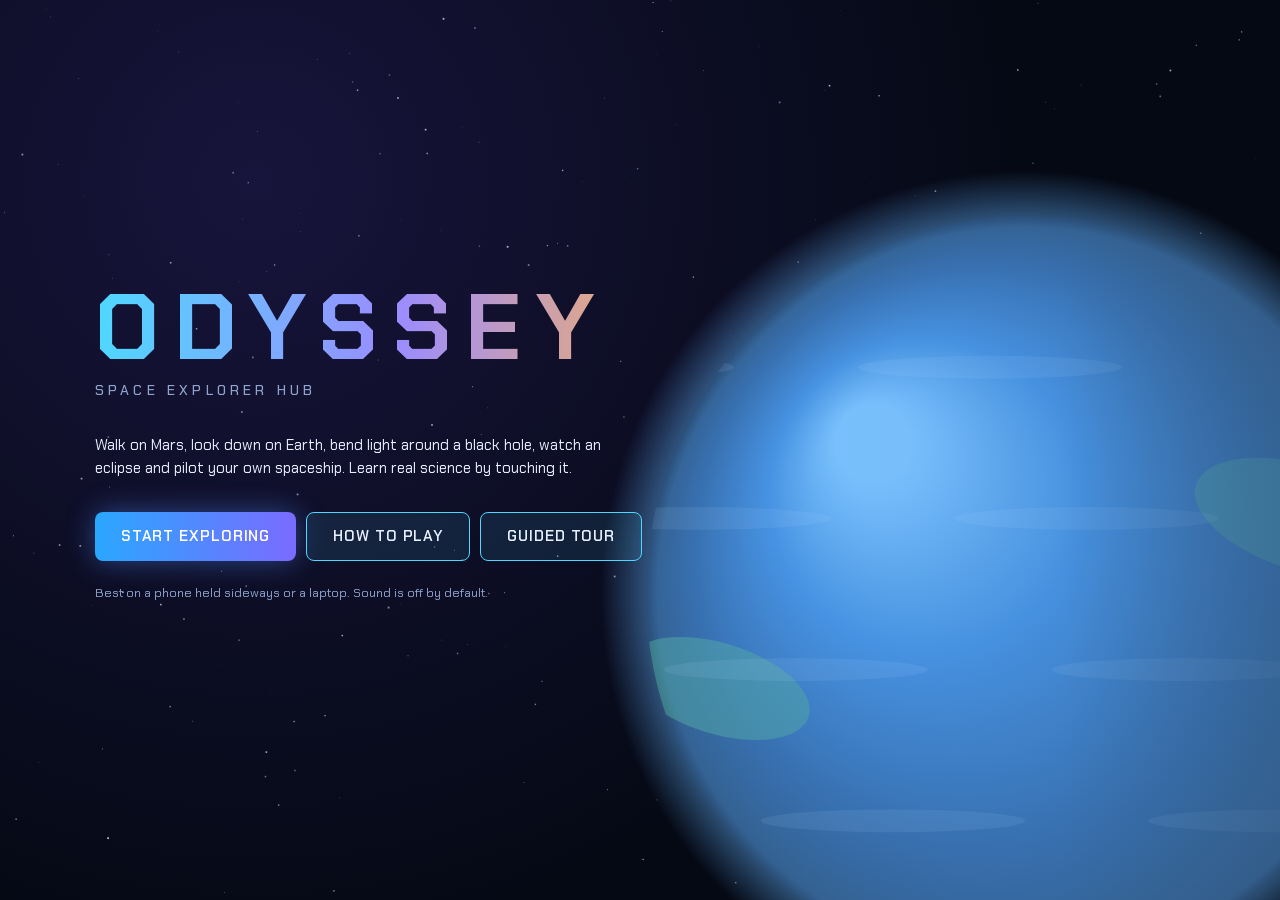
<file: Galaxy Clusters/index.html>
<!DOCTYPE html><html lang="en"><head><meta charset="utf-8"><meta name="viewport" content="width=device-width,initial-scale=1,viewport-fit=cover"><title>Odyssey: Space Explorer Hub</title>
<link rel="stylesheet" href="https://fonts.googleapis.com/css2?family=Chakra+Petch:wght@400;500;600;700&display=swap">
<style>
:root{--bg:#050914;--ln:#27407a;--tx:#e6eeff;--mu:#8fa5cf;--cy:#4fd8ff;--am:#ffb454;--vi:#9b8cff;--gn:#5cf0b0;box-sizing:border-box;padding-top:env(safe-area-inset-top,0px);padding-bottom:env(safe-area-inset-bottom,0px)}
*{box-sizing:border-box}html,body{margin:0;min-height:100%;background:var(--bg);color:var(--tx);font:15px/1.5 'Chakra Petch',system-ui,sans-serif;font-variant-numeric:tabular-nums}
#bg{position:fixed;inset:0;width:100%;height:100%;z-index:0}
button{font:inherit;color:var(--tx);cursor:pointer}small{color:var(--mu)}h1,h2,h3{margin:0}
.screen{position:relative;z-index:2;display:none;min-height:100vh;padding:18px}.screen.on{display:block}
.btn{padding:12px 26px;border-radius:8px;border:1px solid var(--cy);background:rgba(79,216,255,.1);font-weight:600;letter-spacing:.06em;transition:.2s}
.btn:hover{background:rgba(79,216,255,.22);transform:translateY(-2px)}.btn.p{background:linear-gradient(90deg,#2aa7ff,#7a6bff);border:0;color:#fff;box-shadow:0 0 28px rgba(80,140,255,.45)}
.glass{background:linear-gradient(160deg,rgba(22,38,84,.72),rgba(8,15,36,.84));border:1px solid var(--ln);border-radius:14px;backdrop-filter:blur(6px)}
#splash.on{display:flex;flex-direction:column;justify-content:center;max-width:640px;margin-left:6vw}
#splash h1{font-size:clamp(44px,9vw,92px);letter-spacing:.16em;line-height:1;background:linear-gradient(90deg,var(--cy),var(--vi),var(--am));-webkit-background-clip:text;background-clip:text;color:transparent}
#splash h2{font-weight:500;letter-spacing:.3em;color:var(--mu);font-size:14px;margin:6px 0 18px}#splash p{color:var(--tx);max-width:520px}
.row{display:flex;flex-wrap:wrap;gap:10px;margin-top:18px}
.top{display:flex;flex-wrap:wrap;gap:12px;align-items:center;justify-content:space-between;max-width:1180px;margin:0 auto 14px}
.logo{font-size:20px;font-weight:700;letter-spacing:.14em}.logo span{color:var(--cy)}
#prog{display:flex;align-items:center;gap:10px;padding:6px 12px}#prog i{width:140px;height:7px;border-radius:4px;background:rgba(255,255,255,.12);overflow:hidden;display:block}#prog b{display:block;height:100%;width:0;background:linear-gradient(90deg,var(--cy),var(--gn));transition:width .5s}
.wrap{max-width:1180px;margin:0 auto}.hero{padding:6px 0 14px}.hero h2{font-size:clamp(24px,4vw,36px)}.hero p{color:var(--mu);max-width:620px;margin:6px 0}
.cards{display:grid;grid-template-columns:repeat(auto-fit,minmax(215px,1fr));gap:14px}
.card{text-align:left;padding:0;overflow:hidden;transition:.25s;position:relative}.card:hover{transform:translateY(-6px);border-color:var(--cy);box-shadow:0 14px 36px rgba(0,0,0,.5),0 0 22px rgba(79,216,255,.25)}
.card .tx{padding:12px 14px 14px}.card h3{font-size:17px;color:var(--cy)}.card p{margin:4px 0 8px;font-size:13.5px;color:var(--tx)}
.tag{display:inline-block;padding:2px 9px;border-radius:12px;background:rgba(155,140,255,.2);font-size:11px;margin-right:4px}.ok{background:rgba(92,240,176,.22)!important}
.art{height:130px;position:relative;overflow:hidden;--v:.5}
.a-mars{background:linear-gradient(#1a0b14,#7a3a2a 55%,#b4532e 56%,#6a2a18)}
.a-mars::before{content:'';position:absolute;left:-10%;right:-10%;bottom:-30px;height:70px;border-radius:50%;background:#8a3a20}
.a-mars::after{content:'';position:absolute;left:50%;bottom:calc(32px + var(--v)*70px);width:14px;height:24px;border-radius:7px 7px 3px 3px;background:#eee;box-shadow:0 0 0 2px #9aa;transition:bottom .25s}
.a-earth{background:radial-gradient(circle at 50% 50%,#050914,#050914)}
.a-earth::before{content:'';position:absolute;left:50%;top:50%;width:calc(70px + var(--v)*20px);height:calc(70px + var(--v)*20px);margin:calc((70px + var(--v)*20px)/-2) 0 0 calc((70px + var(--v)*20px)/-2);border-radius:50%;background:radial-gradient(circle at 35% 30%,#8fd0ff,#2a6fc0 45%,#0b2a5c 75%);box-shadow:0 0 24px rgba(90,170,255,.6),inset -14px -10px 24px rgba(0,0,0,.6);transition:.25s}
.a-earth::after{content:'';position:absolute;left:50%;top:50%;width:150px;height:150px;margin:-75px;border:1px dashed rgba(79,216,255,.35);border-radius:50%}
.a-bh{background:#02030a}
.a-bh::before{content:'';position:absolute;left:50%;top:50%;width:calc(50px + var(--v)*80px);height:calc(50px + var(--v)*80px);margin:calc((50px + var(--v)*80px)/-2) 0 0 calc((50px + var(--v)*80px)/-2);border-radius:50%;background:radial-gradient(circle,#000 38%,#ffd28a 43%,#ff7a2a 52%,rgba(255,90,30,0) 70%);transition:.25s;animation:spin 8s linear infinite}
.a-bh::after{content:'';position:absolute;left:10%;right:10%;top:50%;height:9px;margin-top:-4px;border-radius:50%;background:radial-gradient(ellipse,rgba(255,170,80,.9),transparent 70%);transform:rotate(-12deg)}
@keyframes spin{to{filter:hue-rotate(20deg) brightness(1.2)}}
.a-ecl{background:#050914}.a-ecl::before{content:'';position:absolute;left:50%;top:50%;width:64px;height:64px;margin:-32px;border-radius:50%;background:#ffd36a;box-shadow:0 0 40px 10px rgba(255,200,100,.5)}
.a-ecl::after{content:'';position:absolute;left:50%;top:50%;width:64px;height:64px;margin:-32px;border-radius:50%;background:#0a0d18;transform:translateX(calc((var(--v) - .5)*140px));transition:transform .2s}
.a-pil{background:linear-gradient(#050914,#101a3a)}
.a-pil::before{content:'';position:absolute;left:50%;top:48%;width:34px;height:60px;margin-left:-17px;background:linear-gradient(#e8ecf6,#8a93aa);clip-path:polygon(50% 0,100% 100%,0 100%)}
.a-pil::after{content:'';position:absolute;left:50%;top:calc(48% + 52px);width:14px;height:calc(6px + var(--v)*40px);margin-left:-7px;background:linear-gradient(#6fd8ff,transparent);border-radius:50%;transition:height .2s}
#dr{position:fixed;top:0;right:0;bottom:0;width:min(450px,100%);z-index:50;transform:translateX(105%);transition:transform .4s cubic-bezier(.3,.8,.3,1);padding:16px;overflow:auto;border-radius:0;border-width:0 0 0 1px;background:rgba(6,11,28,.96)}
#dr.open{transform:none}#dr h2{color:var(--cy);margin:10px 0 4px}#dr .art{border-radius:12px;height:170px}
#dr h4{margin:14px 0 6px;color:var(--am);font-size:13px;letter-spacing:.12em;text-transform:uppercase}#dr ul{margin:0;padding-left:18px;font-size:14px}
.ctl{display:grid;grid-template-columns:auto 1fr;gap:4px 12px;font-size:13.5px}.ctl b{color:var(--cy)}
input[type=range]{width:100%;accent-color:var(--cy)}.rd{font-size:20px;font-weight:600;color:var(--gn)}
.x{float:right;border:1px solid var(--ln);background:none;border-radius:8px;padding:4px 12px}
.md{position:fixed;inset:0;display:none;align-items:center;justify-content:center;padding:14px;background:rgba(2,5,14,.8);z-index:55;backdrop-filter:blur(4px)}.md.on{display:flex}
.md>div{max-width:620px;width:100%;max-height:90vh;overflow:auto;padding:20px}.md ol{padding-left:20px}.md li{margin:8px 0}.md b{color:var(--cy)}
#spot{position:fixed;border-radius:12px;box-shadow:0 0 0 9999px rgba(2,5,14,.8),0 0 0 2px var(--am);transition:all .35s;pointer-events:none;z-index:60;display:none}
#tip{position:fixed;z-index:61;max-width:300px;padding:14px;display:none}#tip p{margin:0 0 10px}#tip small{float:right}
#toast{position:fixed;left:50%;bottom:22px;transform:translateX(-50%);padding:10px 18px;z-index:70;display:none}
button:focus-visible,input:focus-visible{outline:2px solid var(--am);outline-offset:2px}
</style></head><body>
<canvas id="bg"></canvas>
<section id="splash" class="screen on"><h1>ODYSSEY</h1><h2>SPACE EXPLORER HUB</h2><p>Walk on Mars, look down on Earth, bend light around a black hole, watch an eclipse and pilot your own spaceship. Learn real science by touching it.</p>
<div class="row"><button class="btn p" id="start">START EXPLORING</button><button class="btn" id="how1">HOW TO PLAY</button><button class="btn" id="tour1">GUIDED TOUR</button></div><p style="margin-top:20px"><small>Best on a phone held sideways or a laptop. Sound is off by default.</small></p></section>
<section id="hub" class="screen"><div class="top"><div class="logo" id="logo">ODYSSEY <span>HUB</span></div><div id="prog" class="glass"><small>Explorer rank</small><i><b id="pb"></b></i><span id="pt">0 / 5</span></div><div class="row" style="margin:0"><button class="btn" id="how2">How to play</button><button class="btn" id="tour2">Guided tour</button></div></div>
<div class="wrap"><div class="hero"><h2>Choose a mission</h2><p>Click any card to preview it. Try the slider inside to see the science change in front of you, then launch the module.</p></div><div class="cards" id="cards"></div></div></section>
<aside id="dr" class="glass" aria-label="Module preview"><button class="x" id="dx">Close ✕</button><div id="drb"></div></aside>
<div class="md" id="how"><div class="glass"><h2 style="color:var(--am)">How to play</h2><ol>
<li><b>Pick a module.</b> Click or tap any card on the hub. A preview panel slides in from the right.</li>
<li><b>Try the slider.</b> Drag the slider in the preview. The picture and the numbers update live. This is how you learn the science.</li>
<li><b>Check the controls.</b> The Controls box lists the keys (computer) and touch gestures (phone) for that module.</li>
<li><b>Press Launch.</b> The module opens full screen. On a phone, turn the device sideways.</li>
<li><b>Earn your rank.</b> Each module you explore fills the Explorer rank bar at the top. Explore all 5 to become Commander.</li>
<li><b>Need help?</b> Press How to play or Guided tour any time.</li></ol><div class="row"><button class="btn p" id="hx">GOT IT</button></div></div></div>
<div id="spot"></div><div id="tip" class="glass"><p id="tt"></p><div class="row" style="margin:0"><button class="btn" id="tb" style="padding:6px 14px">Back</button><button class="btn p" id="tn" style="padding:6px 14px">Next</button><small id="ts"></small></div></div>
<div id="toast" class="glass"></div>
<script>
const $=i=>document.getElementById(i),cl=(v,a,b)=>Math.max(a,Math.min(b,v));
const M=[
{id:'mars',n:'Walk on Another Planet',t:'3D exploration',lv:'Beginner',d:'Explore Mars or the Moon in first person. Feel how gravity changes how you jump.',learn:['Why gravity differs between worlds','What the ground, sky and horizon look like','How far one step carries you'],ctl:[['W A S D','Walk'],['Mouse / drag','Look around'],['Space','Jump'],['1 · 2 · 3','Moon, Mars, Earth']],
 demo:{l:'Gravity (m/s²)',a:1.6,b:9.8,s:.1,v:3.7,f:v=>'A jump that reaches 0.5 m on Earth reaches <b>'+(4.9/v).toFixed(2)+' m</b> here',art:v=>cl(4.9/v/3.1,0,1)}},
{id:'earth',n:'Earth From Space',t:'Globe viewer',lv:'Beginner',d:'Fly from the surface to orbit and watch continents, oceans and storms appear.',learn:['How altitude changes what you can see','Why higher orbits are slower','Where weather forms and moves'],ctl:[['Drag','Rotate Earth'],['Pinch / scroll','Zoom'],['Slider','Change altitude'],['L','Toggle city lights']],
 demo:{l:'Altitude (km)',a:400,b:36000,s:100,v:400,f:v=>'One orbit takes <b>'+(2*Math.PI*Math.sqrt(Math.pow(6371+v,3)/398600)/60).toFixed(0)+' min</b>. You can see <b>'+Math.sqrt(2*6371*v+v*v).toFixed(0)+' km</b> to the horizon',art:v=>v/36000}},
{id:'bh',n:'Black Hole Simulator',t:'Physics lab',lv:'Intermediate',d:'Change the mass of a black hole and watch light bend and stars get pulled in.',learn:['What an event horizon is','How mass sets the size of a black hole','Why light curves near strong gravity'],ctl:[['Slider','Black hole mass'],['Drag','Orbit the camera'],['Tap star','Drop it in'],['R','Reset']],
 demo:{l:'Mass (Suns)',a:1,b:100,s:1,v:10,f:v=>'Event horizon radius: <b>'+(2.95*v).toFixed(0)+' km</b>',art:v=>v/100}},
{id:'cosmic',n:'Cosmic Event Simulator',t:'Sky simulator',lv:'Beginner',d:'Run solar and lunar eclipses, meteor showers and planetary alignments on a timeline.',learn:['Why eclipses are rare','How the Moon covers the Sun','What a meteor shower really is'],ctl:[['Timeline','Scrub time'],['Event buttons','Pick an event'],['Drag','Look around the sky'],['Space','Play / pause']],
 demo:{l:'Moon position',a:-100,b:100,s:1,v:60,f:v=>{const d=Math.abs(v)/50,c=d>=2?0:(2*Math.acos(d/2)-(d/2)*Math.sqrt(4-d*d))/Math.PI,p=Math.round(c*100);return '<b>'+p+'%</b> of the Sun is covered'+(p>=99?' (total eclipse)':'')},art:v=>(+v+100)/200}},
{id:'pilot',n:'Become a Space Pilot',t:'3D flight game',lv:'Advanced',d:'Fly a spaceship through asteroid fields, collect fuel and finish missions.',learn:['Newton\u2019s first law in action','Why braking needs fuel','How to navigate in 3D'],ctl:[['W / S','Thrust / brake'],['Arrows','Steer'],['C','Cockpit or chase view'],['Left stick (phone)','Steer']],
 demo:{l:'Throttle (%)',a:0,b:100,s:1,v:50,f:v=>'Speed gain in 10 s: <b>'+(v*.24).toFixed(0)+' m/s</b> · fuel used <b>'+(v*.02).toFixed(1)+'%</b>',art:v=>v/100}}];
const FILE={mars:'mars',earth:'earth',bh:'blackhole',cosmic:'cosmic',pilot:'pilot'};const seen=new Set();let cur=0;
$('cards').innerHTML=M.map((m,i)=>'<button class="card glass" data-i="'+i+'" id="c'+i+'"><div class="art a-'+m.id+'" id="art'+i+'"></div><div class="tx"><h3>'+m.n+'</h3><p>'+m.d+'</p><span class="tag">'+m.t+'</span><span class="tag">'+m.lv+'</span><span class="tag" id="tg'+i+'"></span></div></button>').join('');
function setArt(el,m,v){el.style.setProperty('--v',m.demo.art(+v))}
M.forEach((m,i)=>setArt($('art'+i),m,m.demo.v));
function open(i){cur=i;const m=M[i],d=m.demo;seen.add(i);$('dr').classList.add('open');
$('drb').innerHTML='<div class="art a-'+m.id+'" id="dart"></div><h2>'+m.n+'</h2><small>'+m.t+' · '+m.lv+'</small><p>'+m.d+'</p><h4>Try it now</h4><label for="sl"><small>'+d.l+': <span id="sv">'+d.v+'</span></small></label><input type="range" id="sl" min="'+d.a+'" max="'+d.b+'" step="'+d.s+'" value="'+d.v+'"><div class="rd" id="rdo"></div><h4>You will learn</h4><ul>'+m.learn.map(x=>'<li>'+x+'</li>').join('')+'</ul><h4>Controls</h4><div class="ctl" id="ctl">'+m.ctl.map(c=>'<b>'+c[0]+'</b><span>'+c[1]+'</span>').join('')+'</div><div class="row"><button class="btn p" id="launch">LAUNCH MODULE</button></div>';
const sl=$('sl'),upd=()=>{$('sv').textContent=sl.value;$('rdo').innerHTML=d.f(+sl.value);setArt($('dart'),m,sl.value);setArt($('art'+i),m,sl.value)};sl.oninput=upd;upd();
$('launch').onclick=()=>{location.href='modules/'+FILE[m.id]+'.html'};prog()}
function prog(){$('pb').style.width=seen.size*20+'%';$('pt').textContent=seen.size+' / 5'+(seen.size==5?' · Commander!':'');seen.forEach(i=>{$('tg'+i).className='tag ok';$('tg'+i).textContent='Explored'})}
function toast(t){const e=$('toast');e.textContent=t;e.style.display='block';clearTimeout(e.t);e.t=setTimeout(()=>e.style.display='none',3200)}
const scr=id=>{['splash','hub'].forEach(x=>$(x).classList.toggle('on',x==id))};
$('cards').onclick=e=>{const c=e.target.closest('.card');if(c)open(+c.dataset.i)};$('dx').onclick=()=>$('dr').classList.remove('open');
$('start').onclick=()=>scr('hub');['how1','how2'].forEach(i=>$(i).onclick=()=>$('how').classList.add('on'));$('hx').onclick=()=>$('how').classList.remove('on');
const TS=[{s:'#logo',t:'Welcome to the hub. From here you reach every space experience.'},{s:'#pt',t:'This bar is your Explorer rank. It fills as you explore modules.',p:'prog'},{s:'#c0',t:'Each card is a mission. Click or tap one to preview it.'},{s:'#sl',t:'Drag this slider. The picture and the numbers change live: this is how you learn the science.',o:0},{s:'#ctl',t:'Controls for keyboard and touch are listed here.',o:0},{s:'#launch',t:'Press Launch to open the full experience in a new page. Use Back to Hub to return.',o:0},{s:'#how2',t:'Open How to play any time with this button. Happy exploring!',c:1}];
let ti=0;
function tour(){scr('hub');$('how').classList.remove('on');ti=0;step()}
function step(){const s=TS[ti];if(s.o!=null)open(s.o);else $('dr').classList.remove('open');setTimeout(()=>{const el=document.querySelector(s.s),r=(s.p?$(s.p):el).getBoundingClientRect(),sp=$('spot'),tp=$('tip');sp.style.display=tp.style.display='block';
sp.style.cssText+=';display:block;left:'+(r.left-6)+'px;top:'+(r.top-6)+'px;width:'+(r.width+12)+'px;height:'+(r.height+12)+'px';$('tt').textContent=s.t;$('ts').textContent=(ti+1)+' / '+TS.length;$('tn').textContent=ti==TS.length-1?'Finish':'Next';
const th=tp.offsetHeight,y=r.bottom+th+20<innerHeight?r.bottom+14:Math.max(10,r.top-th-14);tp.style.top=y+'px';tp.style.left=cl(r.left,10,innerWidth-320)+'px'},s.o!=null?420:30)}
function endTour(){$('spot').style.display=$('tip').style.display='none';$('dr').classList.remove('open')}
$('tn').onclick=()=>{if(ti>=TS.length-1)return endTour();ti++;step()};$('tb').onclick=()=>{if(ti>0){ti--;step()}};
['tour1','tour2'].forEach(i=>$(i).onclick=tour);addEventListener('keydown',e=>{if(e.key=='Escape'){endTour();$('how').classList.remove('on')}});
const cv=$('bg'),x=cv.getContext('2d'),ST=Array.from({length:240},(_,i)=>({x:Math.random(),y:Math.random(),z:.2+Math.random()*.8,p:Math.random()*6}));
function bg(t){const d=devicePixelRatio||1,w=innerWidth,h=innerHeight;if(cv.width!=w*d){cv.width=w*d;cv.height=h*d}x.setTransform(d,0,0,d,0,0);x.fillStyle='#050914';x.fillRect(0,0,w,h);
const n=x.createRadialGradient(w*.2,h*.2,0,w*.2,h*.2,w*.6);n.addColorStop(0,'rgba(90,60,200,.22)');n.addColorStop(1,'rgba(90,60,200,0)');x.fillStyle=n;x.fillRect(0,0,w,h);
ST.forEach(s=>{const px=((s.x*w-t*.004*s.z*10)%w+w)%w;x.fillStyle='rgba(220,235,255,'+(.3+.5*s.z*(.6+.4*Math.sin(t/600+s.p)))+')';x.fillRect(px,s.y*h,s.z*1.8,s.z*1.8)});
const r=Math.min(w,h)*(w<700?.3:.42),cx=w*(w<700?.72:.8),cy=h*(w<700?.82:.66),g=x.createRadialGradient(cx-r*.4,cy-r*.4,r*.1,cx,cy,r);g.addColorStop(0,'#8fd0ff');g.addColorStop(.35,'#2a72c8');g.addColorStop(.75,'#0b2c62');g.addColorStop(1,'#030a1c');
x.save();x.beginPath();x.arc(cx,cy,r,0,7);x.clip();x.fillStyle=g;x.fillRect(cx-r,cy-r,2*r,2*r);x.fillStyle='rgba(60,150,80,.55)';[[-.3,-.2,.3,.14],[.15,.25,.25,.12],[-.1,.35,.15,.07]].forEach(a=>{x.beginPath();x.ellipse(cx+((a[0]*r+t*.01)%(2*r)+2*r)%(2*r)-r,cy+a[1]*r,a[2]*r,a[3]*r,.3,0,7);x.fill()});
x.fillStyle='rgba(255,255,255,.1)';for(let i=0;i<8;i++){x.beginPath();x.ellipse(cx+((i*97+t*.02)%(2.4*r))-1.2*r,cy+(i%4-1.5)*r*.4,r*.35,r*.03,0,0,7);x.fill()}
const sh=x.createLinearGradient(cx-r,cy,cx+r,cy);sh.addColorStop(0,'rgba(0,0,10,0)');sh.addColorStop(.55,'rgba(0,0,10,.05)');sh.addColorStop(1,'rgba(0,0,10,.82)');x.fillStyle=sh;x.fillRect(cx-r,cy-r,2*r,2*r);x.restore();
const a=x.createRadialGradient(cx,cy,r*.97,cx,cy,r*1.12);a.addColorStop(0,'rgba(100,180,255,.5)');a.addColorStop(1,'rgba(100,180,255,0)');x.fillStyle=a;x.beginPath();x.arc(cx,cy,r*1.12,0,7);x.fill();requestAnimationFrame(bg)}
requestAnimationFrame(bg);prog();
</script></body></html>
</file>
